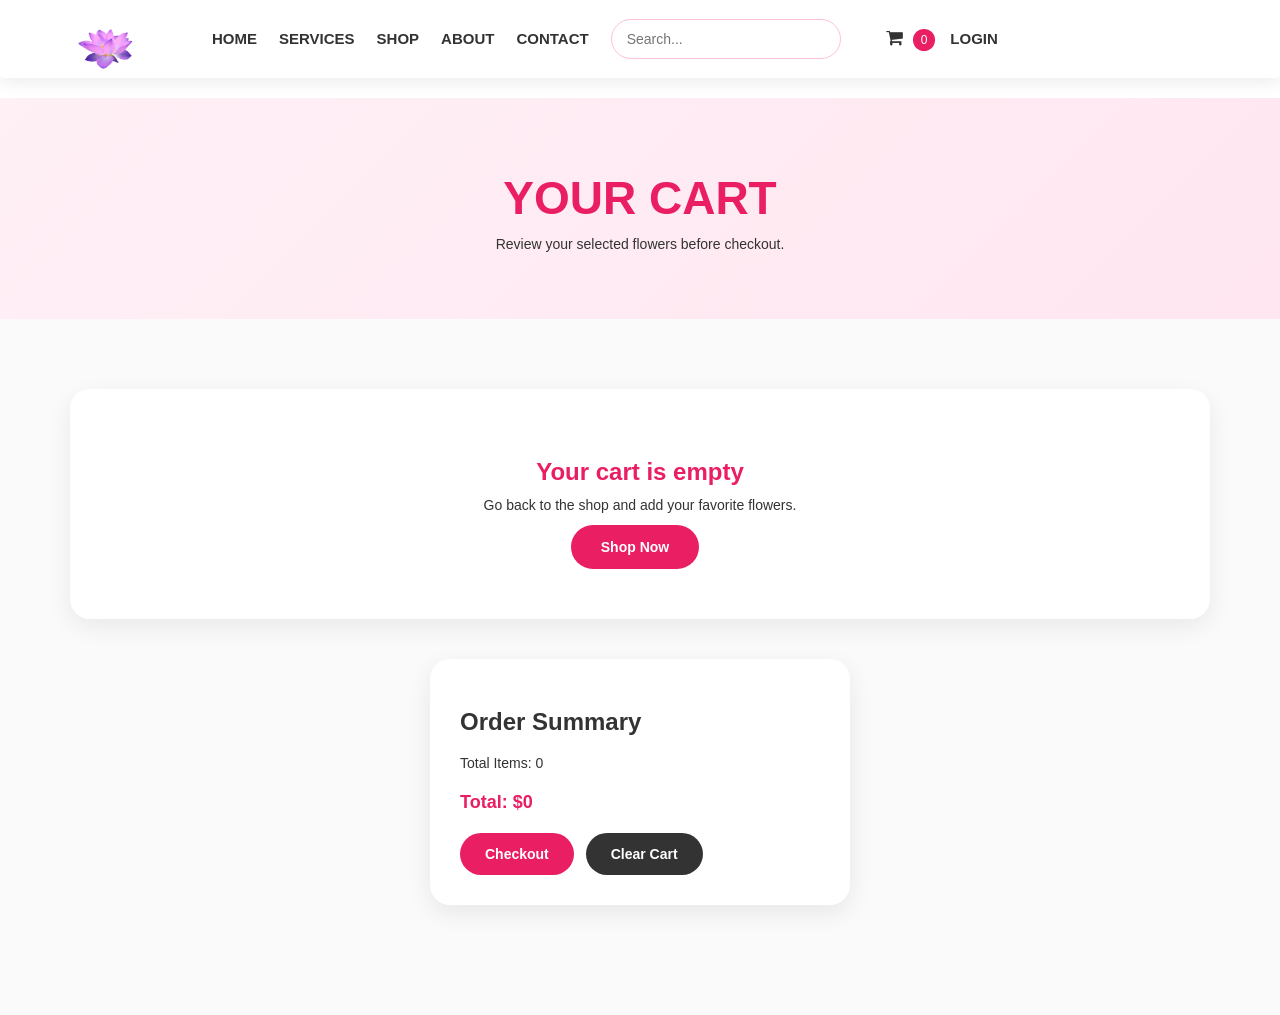
<file: cart.html>
<!DOCTYPE html>
<html lang="en">
<head>
  <meta charset="UTF-8">
  <meta name="viewport" content="width=device-width, initial-scale=1.0">
  <title>Cart | Paris Flowers</title>

  <link rel="stylesheet" href="bootstrap.min.css">
  <link rel="stylesheet" href="https://cdnjs.cloudflare.com/ajax/libs/font-awesome/4.7.0/css/font-awesome.min.css">
  <link href="https://fonts.googleapis.com/css2?family=Poppins:wght@300;400;600;700&display=swap" rel="stylesheet">
  <link rel="stylesheet" href="website_templatecss.css">
</head>

<body>

<nav class="navbar navbar-expand-md navbar-light main-navbar">
  <div class="container nav-container">
    <a class="navbar-brand" href="website_template.html">
      <img src="images/FLOWER0.png" alt="Paris Flowers">
    </a>

    <button class="navbar-toggler" type="button" data-toggle="collapse" data-target="#mainNav">
      <i class="fa fa-bars"></i>
    </button>

    <div class="collapse navbar-collapse" id="mainNav">
      <ul class="navbar-nav nav-menu">
        <li class="nav-item"><a class="nav-link" href="website_template.html">Home</a></li>
        <li class="nav-item"><a class="nav-link" href="website_template.html#services">Services</a></li>
        <li class="nav-item"><a class="nav-link" href="index.html">Shop</a></li>
        <li class="nav-item"><a class="nav-link" href="website_template.html#about">About</a></li>
        <li class="nav-item"><a class="nav-link" href="website_template.html#contact">Contact</a></li>
      </ul>

      <div class="nav-actions">

  <!-- Search -->
  <form class="nav-search" onsubmit="return false;">
    <input type="text" id="searchInput" placeholder="Search...">
  </form>

  <!-- Cart -->
  <a class="cart-button" href="cart.html">
    <i class="fa fa-shopping-cart"></i>
    <span class="my-cart-badge">0</span>
  </a>

  <!-- User (Login / Name) -->
  <div id="userArea"></div>

</div>
    </div>
  </div>
</nav>

<section class="cart-hero">
  <div class="container text-center">
    <h1>Your Cart</h1>
    <p>Review your selected flowers before checkout.</p>
  </div>
</section>

<section class="cart-section">
  <div class="container">
    <div id="cartItems" class="cart-items"></div>

    <div class="cart-summary">
      <h3>Order Summary</h3>
      <p>Total Items: <span id="totalItems">0</span></p>
      <h4>Total: $<span id="totalPrice">0</span></h4>

      <button class="checkout-btn" onclick="checkout()">Checkout</button>
      <button class="clear-cart-btn" onclick="clearCart()">Clear Cart</button>
    </div>
  </div>
</section>

<script src="jquery-2.2.3.min.js"></script>
<script src="bootstrap.min.js"></script>
<script src="script.js"></script>

</body>
</html>
</file>
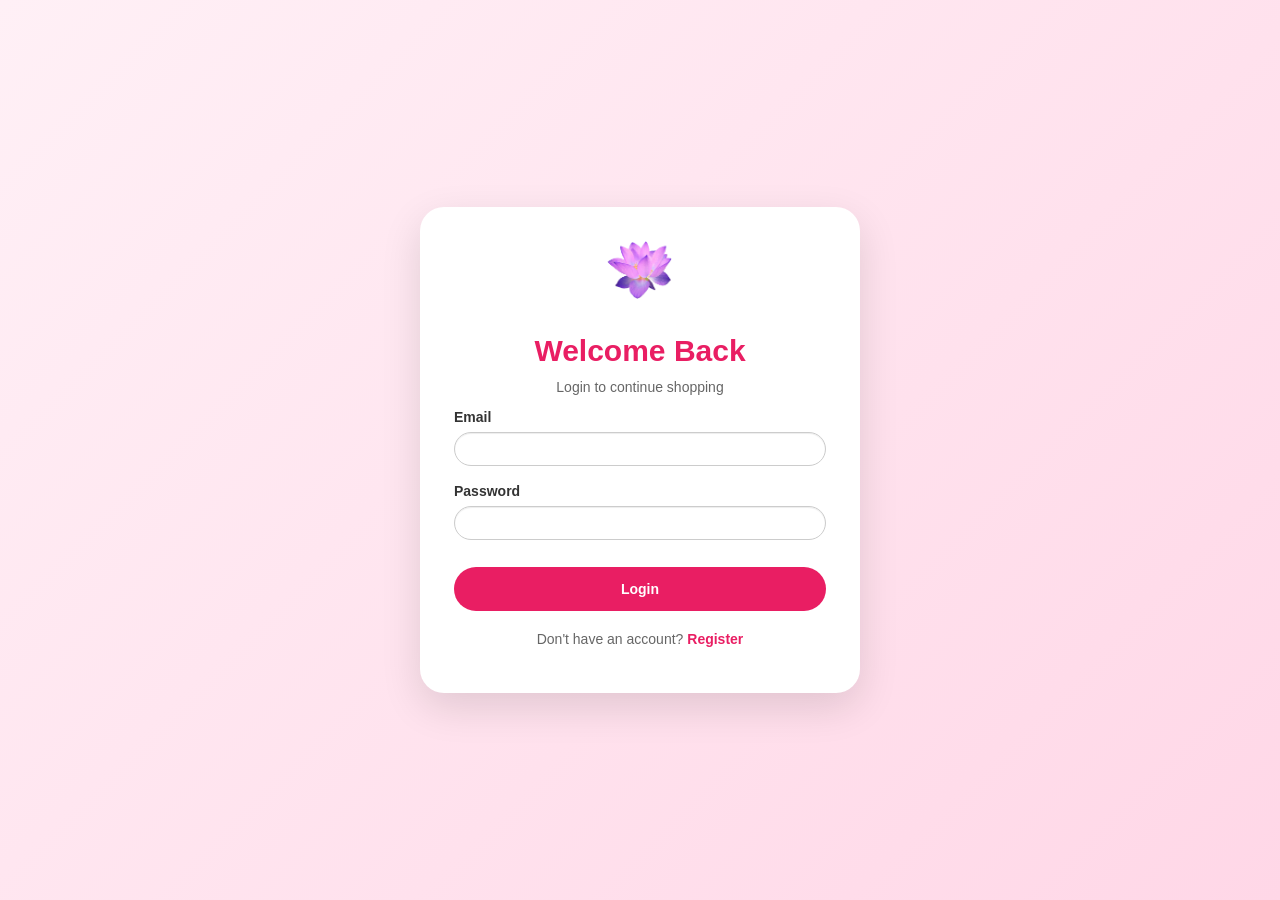
<file: login1a.html>
<!DOCTYPE html>
<html lang="en">
<head>
  <meta charset="UTF-8">
  <title>Login | Paris Flowers</title>
  <meta name="viewport" content="width=device-width, initial-scale=1.0">

  <link rel="stylesheet" href="bootstrap.min.css">
  <link href="https://fonts.googleapis.com/css2?family=Poppins:wght@300;400;600;700&display=swap" rel="stylesheet">
  <link rel="stylesheet" href="website_templatecss.css">
</head>

<body class="auth-body">

<div class="auth-card fade-card">
  <a href="website_template.html">
    <img src="images/FLOWER0.png" class="auth-logo" alt="Logo">
  </a>

  <h2>Welcome Back</h2>
  <p>Login to continue shopping</p>

  <form onsubmit="return loginUser()">
    <div class="form-group text-left">
      <label>Email</label>
      <input type="email" id="loginEmail" class="form-control" required>
    </div>

    <div class="form-group text-left">
      <label>Password</label>
      <input type="password" id="loginPassword" class="form-control" required>
    </div>

    <button class="auth-btn" type="submit">Login</button>
  </form>

  <p class="auth-link">Don't have an account? <a href="registration1a.html">Register</a></p>
</div>

<script src="script.js"></script>
</body>
</html>
</file>
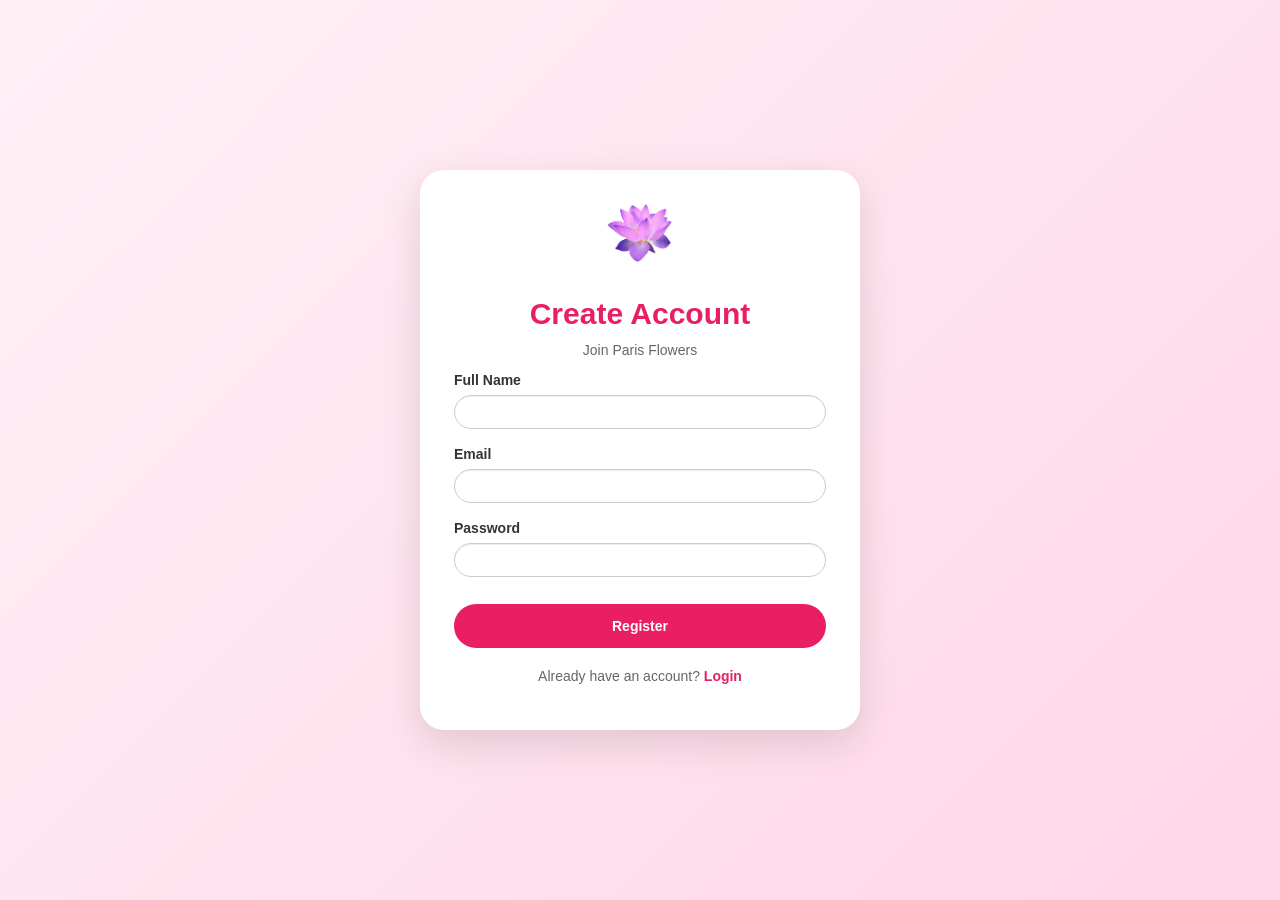
<file: registration1a.html>
<!DOCTYPE html>
<html lang="en">
<head>
  <meta charset="UTF-8">
  <title>Register | Paris Flowers</title>
  <meta name="viewport" content="width=device-width, initial-scale=1.0">

  <link rel="stylesheet" href="bootstrap.min.css">
  <link href="https://fonts.googleapis.com/css2?family=Poppins:wght@300;400;600;700&display=swap" rel="stylesheet">
  <link rel="stylesheet" href="website_templatecss.css">
</head>

<body class="auth-body">

<div class="auth-card fade-card">
  <a href="website_template.html">
    <img src="images/FLOWER0.png" class="auth-logo" alt="Logo">
  </a>

  <h2>Create Account</h2>
  <p>Join Paris Flowers</p>

  <form onsubmit="return registerUser()">
    <div class="form-group text-left">
      <label>Full Name</label>
      <input type="text" id="registerName" class="form-control" required>
    </div>

    <div class="form-group text-left">
      <label>Email</label>
      <input type="email" id="registerEmail" class="form-control" required>
    </div>

    <div class="form-group text-left">
      <label>Password</label>
      <input type="password" id="registerPassword" class="form-control" required>
    </div>

    <button class="auth-btn" type="submit">Register</button>
  </form>

  <p class="auth-link">Already have an account? <a href="login1a.html">Login</a></p>
</div>

<script src="script.js"></script>
</body>
</html>
</file>
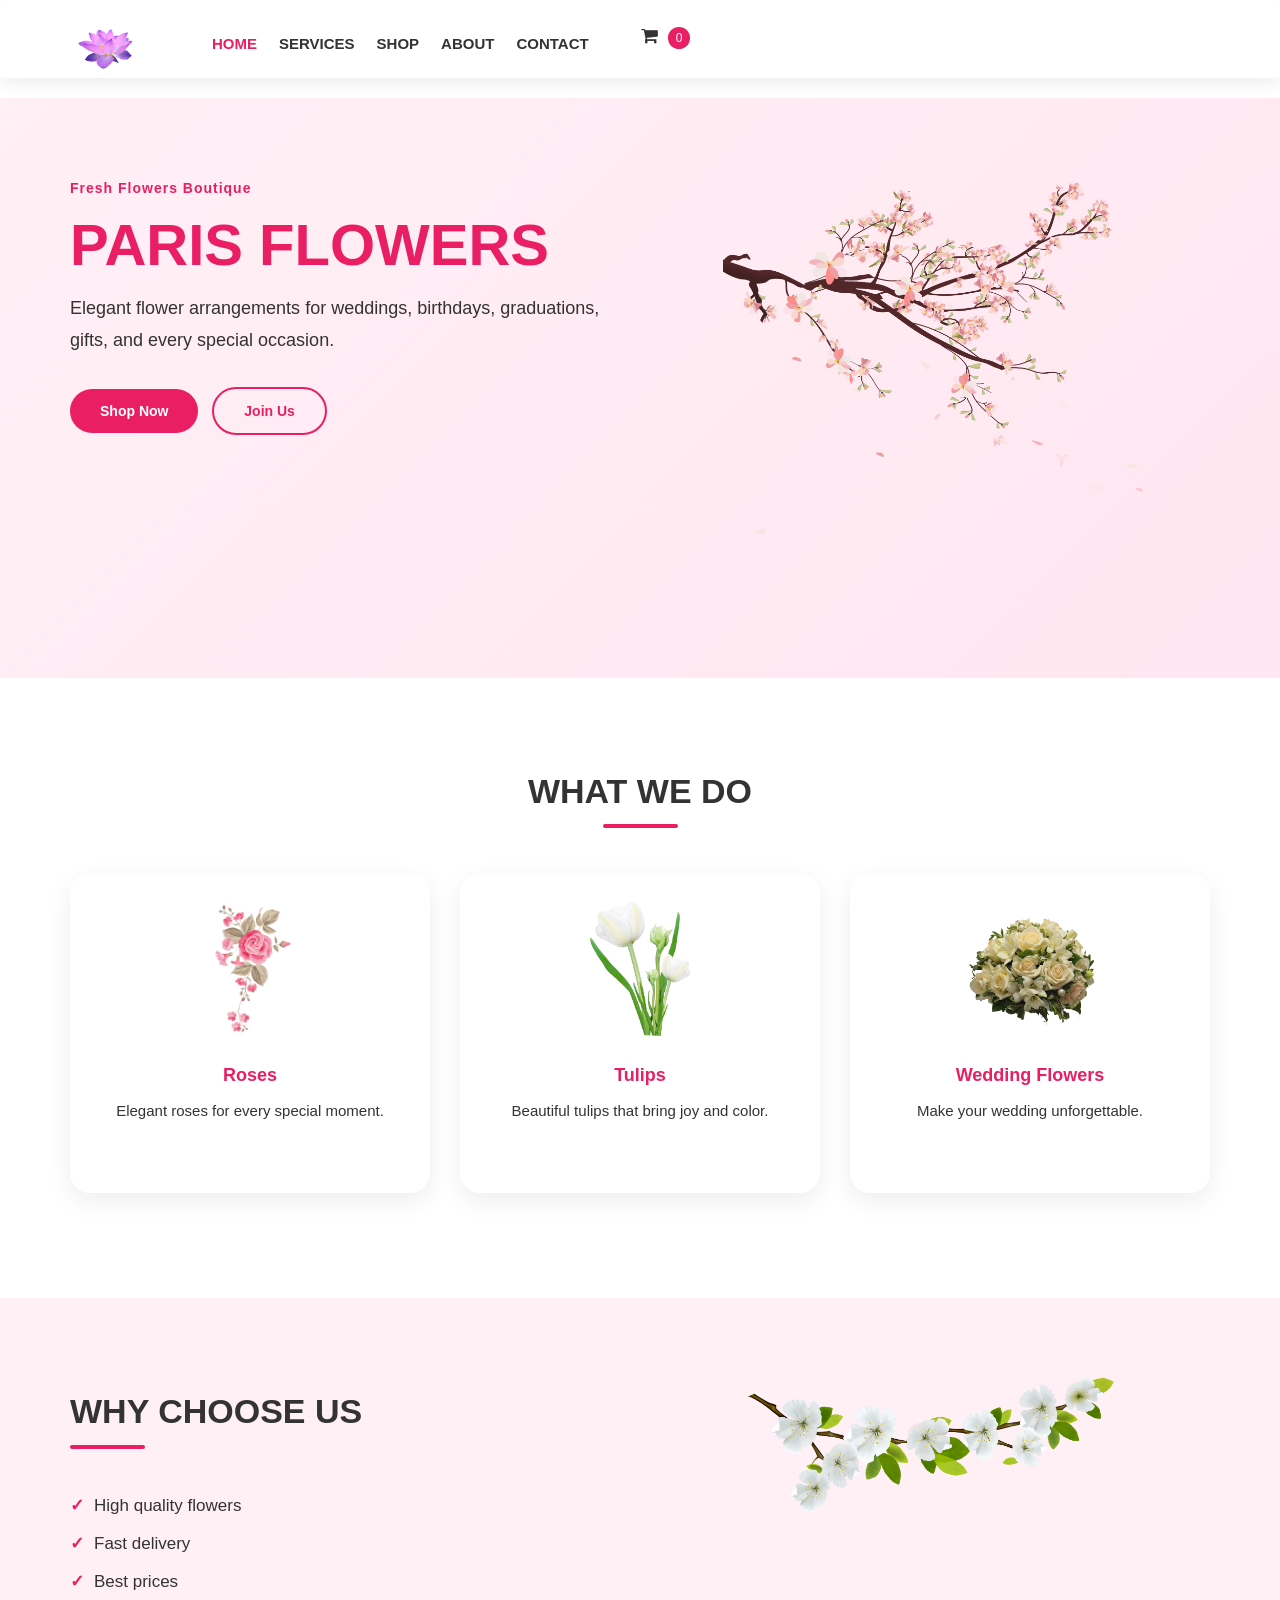
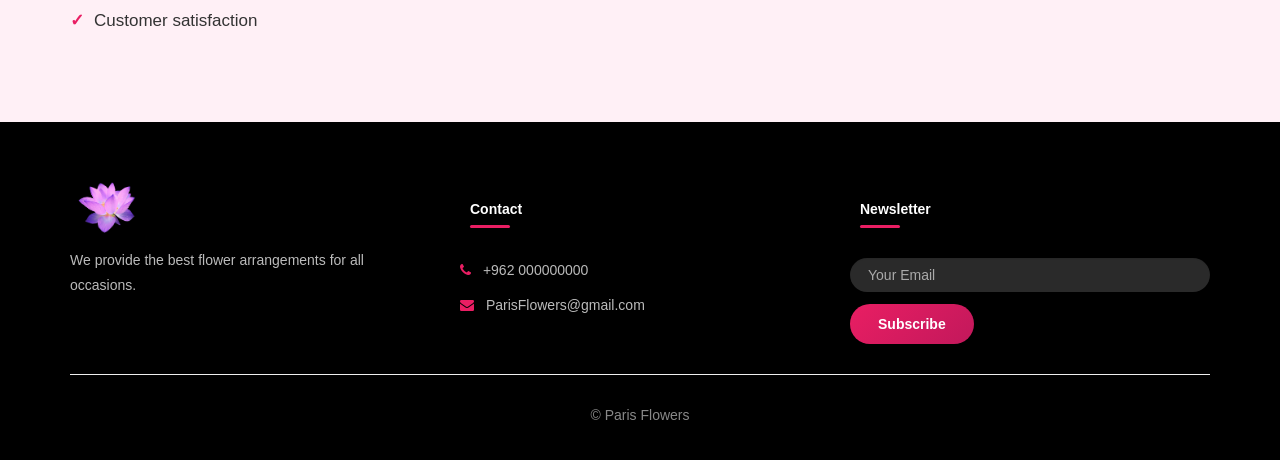
<file: website_template.html>
<!DOCTYPE html>
<html lang="en">
<head>
<meta charset="UTF-8">
<meta name="viewport" content="width=device-width, initial-scale=1.0">
<title>Paris Flowers</title>

<link rel="stylesheet" href="bootstrap.min.css">
<link rel="stylesheet" href="https://cdnjs.cloudflare.com/ajax/libs/font-awesome/4.7.0/css/font-awesome.min.css">
<link href="https://fonts.googleapis.com/css2?family=Poppins:wght@300;400;600;700&display=swap" rel="stylesheet">

<link rel="stylesheet" href="website_templatecss.css">
</head>

<body>

<!-- NAVBAR -->

<nav class="navbar navbar-expand-md navbar-light main-navbar">
  <div class="container nav-container">

    <a class="navbar-brand" href="#">
      <img src="images/FLOWER0.png">
    </a>

    <div class="collapse navbar-collapse" id="mainNav">

      <ul class="navbar-nav nav-menu">
        <li class="nav-item"><a class="nav-link active" href="#">Home</a></li>
        <li class="nav-item"><a class="nav-link" href="#services">Services</a></li>
        <li class="nav-item"><a class="nav-link" href="index.html">Shop</a></li>
        <li class="nav-item"><a class="nav-link" href="#about">About</a></li>
        <li class="nav-item"><a class="nav-link" href="#contact">Contact</a></li>
      </ul>

      
        </form>

        <a class="cart-button" href="cart.html">
  <i class="fa fa-shopping-cart"></i>
  <span class="my-cart-badge">0</span>
</a>
      </div>

    </div>
  </div>
</nav>

<!-- HERO -->

<section class="hero-section">
  <div class="container">
    <div class="row align-items-center">

      <div class="col-md-6 hero-text">
        <span>Fresh Flowers Boutique</span>
        <h1>PARIS FLOWERS</h1>
        <p>
          Elegant flower arrangements for weddings, birthdays,
          graduations, gifts, and every special occasion.
        </p>

        <a href="index.html" class="btn-main">Shop Now</a>
        <a href="registration1a.html" class="btn-outline-pink">Join Us</a>
      </div>

      <div class="col-md-6 text-center">
        <img src="images/flower.png" class="hero-img">
      </div>

    </div>
  </div>
</section>

<!-- SERVICES -->

<section id="services" class="section-padding">
  <div class="container">
    <h2 class="section-title">What We Do</h2>

    <div class="row">

      <div class="col-md-4">
        <div class="service-card text-center">
          <img src="images/rose.png">
          <h4>Roses</h4>
          <p>Elegant roses for every special moment.</p>
        </div>
      </div>

      <div class="col-md-4">
        <div class="service-card text-center">
          <img src="images/rose2.png">
          <h4>Tulips</h4>
          <p>Beautiful tulips that bring joy and color.</p>
        </div>
      </div>

      <div class="col-md-4">
        <div class="service-card text-center">
          <img src="images/rose3.png">
          <h4>Wedding Flowers</h4>
          <p>Make your wedding unforgettable.</p>
        </div>
      </div>

    </div>
  </div>
</section>

<!-- ABOUT -->

<section id="about" class="about-section section-padding">
  <div class="container">
    <div class="row align-items-center">

      <div class="col-md-6">
        <h2 class="section-title text-left-title">Why Choose Us</h2>
        <ul class="about-list">
          <li>High quality flowers</li>
          <li>Fast delivery</li>
          <li>Best prices</li>
          <li>Customer satisfaction</li>
        </ul>
      </div>

      <div class="col-md-6 text-center">
        <img src="images/rose4.png" class="about-img">
      </div>

    </div>
  </div>
</section>

<!-- FOOTER -->

<footer id="contact" class="footer-section">
  <div class="container">

    <div class="row">

      <div class="col-md-4 footer-box">
        <img src="images/FLOWER0.png">
        <p>We provide the best flower arrangements for all occasions.</p>
      </div>

      <div class="col-md-4 footer-box">
        <h5>Contact</h5>
        <p><i class="fa fa-phone"></i> +962 000000000</p>
        <p><i class="fa fa-envelope"></i> ParisFlowers@gmail.com</p>
      </div>

      <div class="col-md-4 footer-box">
        <h5>Newsletter</h5>
        <input type="email" class="form-control" placeholder="Your Email">
        <button class="subscribe-btn">Subscribe</button>
      </div>

    </div>

    <hr>
    <p class="copyright">&copy; Paris Flowers</p>

  </div>
</footer>

<script src="jquery-2.2.3.min.js"></script>
<script src="bootstrap.min.js"></script>
<script src="script.js"></script>

</body>
</html>
</file>
<file: website_templatecss.css>
* {
  margin: 0;
  padding: 0;
  box-sizing: border-box;
}

html {
  scroll-behavior: smooth;
}

body {
  font-family: 'Poppins', sans-serif;
  color: #333;
  background: #fff;
}

:root {
  --pink: #e91e63;
  --dark-pink: #c2185b;
  --light-pink: #fff0f6;
  --purple: #8e24aa;
  --white: #ffffff;
  --dark: #333333;
}

/* ================= NAVBAR ================= */

.main-navbar {
  background: #fff !important;
  min-height: 76px;
  box-shadow: 0 4px 18px rgba(0,0,0,0.08);
  position: sticky;
  top: 0;
  z-index: 999;
}

.nav-container {
  min-height: 76px;
  display: flex;
  align-items: center;
}

.navbar-brand img {
  width: 72px;
  height: 40px;
  margin-top: 0;
}

.nav-menu {
    margin-top: 10px;
  margin-left: 40px;
}

.main-navbar ul,
.main-navbar li {
  list-style: none !important;
}

.main-navbar .nav-link {
  color: #333 !important;
  font-size: 15px;
  font-weight: 700;
  text-transform: uppercase;
  margin-right: 22px;
}

.main-navbar .nav-link:hover,
.main-navbar .nav-link.active {
  color: #e91e63 !important;
}

.nav-actions {
  margin-left: auto;
  display: flex;
  align-items: center;
  gap: 15px;
}

.nav-search {
  margin: 0;
}

.nav-search input {
  width: 230px;
  height: 40px;
  border: 1px solid #ffc1d6;
  border-radius: 30px;
  padding: 0 15px;
  outline: none;
}

.cart-button {
    margin-left: 30px;
  color: #333;
  font-size: 18px;
  text-decoration: none !important;
}

.my-cart-badge {
  background: #e91e63;
  color: #fff;
  padding: 4px 8px;
  border-radius: 50%;
  font-size: 12px;
  margin-left: 5px;
}

.navbar-toggler {
  
  border: none;
  outline: none !important;
}

.navbar-toggler .fa {
    
  color: #e91e63;
  font-size: 28px;
}

@media screen and (max-width: 991px) {
  .nav-container {
    padding: 0 18px;
  }

  .nav-menu {
    margin-left: 0;
  }

  .nav-actions {
    display: block;
    margin-left: 0;
    width: 100%;
  }

  .nav-search input {
    width: 100%;
    margin: 15px 0;
  }
}

/* ================= HERO ================= */

.hero-section {
  background: linear-gradient(135deg, #fff0f6, #ffe6f0);
  padding: 70px 0;
}

.hero-text span {
  color: var(--pink);
  font-weight: 700;
  letter-spacing: 1px;
}

.hero-text h1 {
  color: var(--pink);
  font-size: 58px;
  font-weight: 700;
  margin: 15px 0;
  text-transform: uppercase;
}

.hero-text p {
  font-size: 18px;
  line-height: 1.8;
  max-width: 620px;
  margin-bottom: 30px;
}

.hero-img {
  max-width: 420px;
  width: 100%;
  height: auto;
}

/* ================= BUTTONS ================= */

.btn-main,
.btn-outline-pink {
  display: inline-block;
  padding: 12px 30px;
  border-radius: 30px;
  font-weight: 700;
  text-decoration: none;
  transition: 0.3s;
  margin-right: 10px;
}

.btn-main {
  background: var(--pink);
  color: #fff;
}

.btn-main:hover {
  background: var(--dark-pink);
  color: #fff;
  text-decoration: none;
  transform: translateY(-3px);
}

.btn-outline-pink {
  color: var(--pink);
  border: 2px solid var(--pink);
}

.btn-outline-pink:hover {
  background: var(--pink);
  color: #fff;
  text-decoration: none;
}

/* ================= GENERAL SECTIONS ================= */

.section-padding {
  padding: 75px 0;
}

.section-title {
  font-size: 34px;
  font-weight: 700;
  color: var(--dark);
  text-transform: uppercase;
  margin-bottom: 45px;
  text-align: center;
}

.section-title::after {
  content: "";
  width: 75px;
  height: 4px;
  background: var(--pink);
  display: block;
  margin: 14px auto 0;
  border-radius: 10px;
}

.text-left-title {
  text-align: left;
}

.text-left-title::after {
  margin-left: 0;
}

/* ================= SERVICES ================= */

.service-card {
  background: #fff;
  padding: 28px 20px;
  border-radius: 20px;
  min-height: 320px;
  margin-bottom: 30px;
  box-shadow: 0 8px 24px rgba(0, 0, 0, 0.07);
  transition: 0.3s;
}

.service-card:hover {
  transform: translateY(-8px);
  box-shadow: 0 16px 35px rgba(233, 30, 99, 0.15);
}

.service-card img {
  width: 135px;
  height: 135px;
  object-fit: contain;
  margin-bottom: 20px;
}

.service-card h4 {
  color: var(--pink);
  font-weight: 700;
  margin-bottom: 12px;
}

.service-card p {
  font-size: 15px;
  line-height: 1.7;
}

/* ================= ABOUT ================= */

.about-section {
  background: var(--light-pink);
}

.about-list {
  list-style: none;
}

.about-list li {
  font-size: 17px;
  margin-bottom: 14px;
  font-weight: 500;
}

.about-list li::before {
  content: "✓";
  color: var(--pink);
  font-weight: 700;
  margin-right: 10px;
}

.about-img {
  max-width: 380px;
  width: 100%;
}

/* ================= TESTIMONIALS ================= */

.testimonial-card {
  background: #fff;
  padding: 25px;
  border-left: 5px solid var(--pink);
  border-radius: 18px;
  margin: 15px 0;
  box-shadow: 0 8px 24px rgba(0, 0, 0, 0.07);
}

.testimonial-card img {
  width: 75px;
  height: 75px;
  border-radius: 50%;
  object-fit: cover;
  margin: 15px 0;
}

.testimonial-card h5 {
  color: var(--pink);
  font-weight: 700;
  margin-bottom: 0;
}

/* ================= FOOTER ================= */

.footer-section {
  background: #000000;
  color: #ddd;
  padding: 60px 0 25px;
}

/* Titles */
.footer-box h5 {
  color: #fff;
  font-weight: 700;
  margin-bottom: 20px;
  position: relative;
}

/* خط تحت العنوان */
.footer-box h5::after {
  content: "";
  width: 40px;
  height: 3px;
  background: #e91e63;
  display: block;
  margin-top: 8px;
  border-radius: 10px;
}

/* Text */
.footer-box p {
  color: #bbb;
  line-height: 1.8;
  font-size: 14px;
}

/* Logo */
.footer-box img {
  width: 75px;
  margin-bottom: 15px;
}

/* Input */
.footer-box .form-control {
  border-radius: 30px;
  padding: 12px 18px;
  border: none;
  background: #2a2a2a;
  color: #fff;
}

.footer-box .form-control::placeholder {
  color: #aaa;
}

/* Button */
.subscribe-btn {
  background: linear-gradient(135deg, #e91e63, #c2185b);
  color: #fff;
  border: none;
  border-radius: 30px;
  padding: 10px 28px;
  margin-top: 12px;
  font-weight: 600;
  transition: 0.3s;
}

.subscribe-btn:hover {
  transform: translateY(-2px);
  box-shadow: 0 6px 18px rgba(233, 30, 99, 0.4);
}

/* Icons */
.footer-box i {
  margin-right: 8px;
  color: #e91e63;
}

/* Divider */
.footer-section hr {
  background: #444;
  margin: 30px 0;
}

/* Copyright */
.copyright {
  text-align: center;
  color: #888;
  font-size: 14px;
}

/* Hover effect links (لو ضفتي روابط) */
.footer-box a {
  color: #bbb;
  text-decoration: none;
  transition: 0.3s;
}

.footer-box a:hover {
  color: #e91e63;
}

/* ================= SHOP PAGE ================= */

.shop-hero {
  background: linear-gradient(135deg, #fff0f6, #ffe6f0);
  padding: 55px 0;
}

.shop-hero h1 {
  color: var(--pink);
  font-size: 46px;
  font-weight: 700;
  text-transform: uppercase;
}

.shop-hero p {
  font-size: 18px;
}

.product-card {
  background: #fff;
  border-radius: 22px;
  padding: 25px;
  min-height: 435px;
  margin-bottom: 35px;
  text-align: center;
  box-shadow: 0 8px 24px rgba(0, 0, 0, 0.07);
  transition: 0.3s;
}

.product-card:hover {
  transform: translateY(-8px);
  box-shadow: 0 16px 35px rgba(233, 30, 99, 0.15);
}

.product-card img {
  width: 100%;
  height: 210px;
  object-fit: contain;
  margin-bottom: 18px;
}

.product-card h4 {
  font-weight: 700;
  color: #333;
}

.product-card p {
  min-height: 48px;
  font-size: 15px;
}

.product-card h5 {
  color: var(--pink);
  font-size: 24px;
  font-weight: 700;
  margin: 15px 0;
}

.btn-buy {
  background: var(--pink);
  color: #fff;
  border: none;
  border-radius: 30px;
  padding: 10px 26px;
  font-weight: 700;
  cursor: pointer;
  transition: 0.3s;
}

.btn-buy:hover {
  background: var(--dark-pink);
  transform: translateY(-2px);
}

/* ================= CART MODAL ================= */

.modal-title {
  color: var(--pink);
  font-weight: 700;
}

.my-cart-icon-affix {
  position: fixed;
  z-index: 999;
}

/* ================= AUTH PAGES ================= */

.auth-body {
  min-height: 100vh;
  background: linear-gradient(135deg, #fff0f6, #ffd7e7);
  display: flex;
  align-items: center;
  justify-content: center;
  padding: 30px 15px;
}

.auth-card {
  background: #fff;
  max-width: 440px;
  width: 100%;
  padding: 34px;
  border-radius: 24px;
  text-align: center;
  box-shadow: 0 14px 40px rgba(0, 0, 0, 0.12);
}

.auth-logo {
  width: 85px;
  margin-bottom: 15px;
}

.auth-card h2 {
  color: var(--pink);
  font-weight: 700;
}

.auth-card p {
  color: #666;
}

.auth-card label {
  font-weight: 600;
}

.auth-card .form-control {
  border-radius: 30px;
  padding: 11px 16px;
}

.auth-btn {
  width: 100%;
  background: var(--pink);
  color: #fff;
  border: none;
  border-radius: 30px;
  padding: 12px;
  font-weight: 700;
  margin-top: 12px;
  cursor: pointer;
}

.auth-btn:hover {
  background: var(--dark-pink);
}

.auth-link {
  margin-top: 18px;
}

.auth-link a {
  color: var(--pink);
  font-weight: 700;
}

/* ================= RESPONSIVE ================= */

@media screen and (max-width: 991px) {
  .main-navbar {
    height: auto;
  }

  .nav-container {
    min-height: 76px;
    padding: 0 18px;
  }

  .main-navbar .navbar-brand {
    margin-right: auto;
  }

  .main-navbar .navbar-collapse {
    background: #fff;
    padding: 18px 0;
  }

  .nav-menu {
    margin-left: 0;
    width: 100%;
  }

  .main-navbar .nav-link {
    height: auto;
    margin-right: 0;
    padding: 10px 0 !important;
  }

  .nav-actions {
    margin-left: 0;
    display: block;
    width: 100%;
    margin-top: 10px;
  }

  .nav-search input,
  .search-form input {
    width: 100%;
    margin: 12px 0;
  }

  .cart-button,
  .my-cart-icon {
    margin-top: 10px;
  }
}

@media screen and (max-width: 767px) {
  .hero-section {
    text-align: center;
    padding: 55px 0;
  }

  .hero-text h1 {
    font-size: 40px;
  }

  .hero-text p {
    font-size: 16px;
  }

  .section-title {
    font-size: 28px;
  }

  .text-left-title {
    text-align: center;
  }

  .text-left-title::after {
    margin: 14px auto 0;
  }

  .btn-main,
  .btn-outline-pink {
    margin: 6px;
  }
}

@media screen and (max-width: 575px) {
  .main-navbar .navbar-brand img {
    width: 65px;
    height: 50px;
  }

  .nav-container {
    min-height: 70px;
  }
}
@media screen and (min-width: 768px) {
  .main-navbar .navbar-toggler {
    display: none !important;
  }
}

.hero-section {
  background: linear-gradient(135deg, #fff0f6, #ffe6f0);
  padding: 80px 0;
}

.hero-text h1 {
  color: #e91e63;
  font-size: 58px;
  font-weight: 700;
}

.hero-text p {
  font-size: 18px;
}
/* ================= CART PAGE ================= */

.cart-hero {
  background: linear-gradient(135deg, #fff0f6, #ffe6f0);
  padding: 55px 0;
}

.cart-hero h1 {
  color: var(--pink);
  font-size: 46px;
  font-weight: 700;
  text-transform: uppercase;
}

.cart-section {
  padding: 70px 0;
  background: #fafafa;
}

.cart-items {
  margin-bottom: 30px;
}

.cart-item {
  background: #fff;
  border-radius: 18px;
  padding: 20px;
  margin-bottom: 18px;
  display: grid;
  grid-template-columns: 90px 1fr 140px 100px 50px;
  align-items: center;
  gap: 20px;
  box-shadow: 0 8px 24px rgba(0, 0, 0, 0.07);
}

.cart-item img {
  width: 85px;
  height: 85px;
  object-fit: contain;
}

.cart-info h4 {
  font-weight: 700;
  margin-bottom: 5px;
}

.cart-info p {
  color: var(--pink);
  font-weight: 700;
  margin: 0;
}

.quantity-controls {
  display: flex;
  align-items: center;
  justify-content: center;
  gap: 9px;
}

.quantity-controls button {
  width: 32px;
  height: 32px;
  border: none;
  border-radius: 50%;
  background: var(--pink);
  color: #fff;
  font-weight: 700;
  cursor: pointer;
}

.quantity-controls span {
  font-weight: 700;
}

.cart-item h5 {
  color: var(--pink);
  font-weight: 700;
  margin: 0;
}

.remove-btn {
  border: none;
  background: #fff0f6;
  color: var(--pink);
  width: 38px;
  height: 38px;
  border-radius: 50%;
  cursor: pointer;
}

.remove-btn:hover {
  background: var(--pink);
  color: #fff;
}

.cart-summary {
  background: #fff;
  border-radius: 20px;
  padding: 30px;
  max-width: 420px;
  margin-left: auto;
  box-shadow: 0 8px 24px rgba(0, 0, 0, 0.08);
}

.cart-summary h3 {
  font-weight: 700;
  margin-bottom: 18px;
}

.cart-summary h4 {
  color: var(--pink);
  font-weight: 700;
  margin: 20px 0;
}

.checkout-btn,
.clear-cart-btn {
  border: none;
  border-radius: 30px;
  padding: 11px 25px;
  font-weight: 700;
  cursor: pointer;
  margin-right: 8px;
}

.checkout-btn {
  background: var(--pink);
  color: #fff;
}

.clear-cart-btn {
  background: #333;
  color: #fff;
}

.empty-cart {
  background: #fff;
  text-align: center;
  border-radius: 20px;
  padding: 50px;
  box-shadow: 0 8px 24px rgba(0, 0, 0, 0.07);
}

.empty-cart h3 {
  color: var(--pink);
  font-weight: 700;
}

@media screen and (max-width: 767px) {
  .cart-item {
    grid-template-columns: 1fr;
    text-align: center;
  }

  .cart-item img {
    margin: auto;
  }

  .cart-summary {
    margin: 0;
    max-width: 100%;
  }
}
.product-card {
  transition: 0.3s;
}

.product-card:hover {
  transform: translateY(-8px) scale(1.02);
}
.toast-msg {
  position: fixed;
  bottom: 20px;
  right: 20px;
  background: #333;
  color: #fff;
  padding: 12px 20px;
  border-radius: 30px;
  opacity: 0;
  transform: translateY(20px);
  transition: 0.3s;
}

.toast-msg.show {
  opacity: 1;
  transform: translateY(0);
}
/* Filters */

.filters {
  margin-bottom: 35px;
}

.filter-btn {
  border: none;
  background: #fff0f6;
  color: var(--pink);
  padding: 10px 24px;
  border-radius: 30px;
  margin: 6px;
  font-weight: 700;
  cursor: pointer;
  transition: 0.3s;
}

.filter-btn:hover,
.filter-btn.active {
  background: var(--pink);
  color: #fff;
}

/* Product improvements */

.product-card {
  position: relative;
  overflow: hidden;
}

.product-card:hover {
  transform: translateY(-8px) scale(1.02);
}

.product-badge {
  position: absolute;
  top: 18px;
  left: 18px;
  background: #222;
  color: #fff;
  padding: 6px 14px;
  border-radius: 30px;
  font-size: 12px;
  font-weight: 700;
}

.details-link {
  display: inline-block;
  color: var(--pink);
  font-weight: 700;
  margin-right: 12px;
  text-decoration: none;
}

.details-link:hover {
  color: var(--dark-pink);
  text-decoration: none;
}

.no-results {
  display: none;
  text-align: center;
  font-weight: 700;
  color: #999;
  margin-top: 25px;
}

/* Product Details */

.product-details-section {
  padding: 80px 0;
  background: #fafafa;
}

.product-detail-img {
  max-width: 430px;
  width: 100%;
  background: #fff;
  padding: 30px;
  border-radius: 25px;
  box-shadow: 0 8px 24px rgba(0, 0, 0, 0.08);
}

.detail-category {
  color: var(--pink);
  font-weight: 700;
  text-transform: uppercase;
}

.product-details-section h1 {
  color: var(--pink);
  font-size: 44px;
  font-weight: 700;
  margin: 15px 0;
}

.product-details-section p {
  font-size: 18px;
  line-height: 1.8;
}

.product-details-section h3 {
  color: var(--pink);
  font-weight: 700;
  margin: 20px 0;
}

/* Toast */

.toast-msg {
  position: fixed;
  bottom: 25px;
  right: 25px;
  background: #222;
  color: #fff;
  padding: 13px 22px;
  border-radius: 30px;
  opacity: 0;
  transform: translateY(20px);
  transition: 0.3s;
  z-index: 9999;
  font-weight: 600;
}

.toast-msg.show {
  opacity: 1;
  transform: translateY(0);
}

/* User login UI */

.user-name {
  font-weight: 700;
  color: var(--pink);
  margin-right: 8px;
}

.logout-btn {
  border: none;
  background: #222;
  color: #fff;
  border-radius: 30px;
  padding: 7px 15px;
  font-weight: 600;
  cursor: pointer;
}

/* Animations */

.fade-card {
  animation: fadeUp 0.7s ease both;
}

@keyframes fadeUp {
  from {
    opacity: 0;
    transform: translateY(25px);
  }

  to {
    opacity: 1;
    transform: translateY(0);
  }
}
.cart-summary {
  margin: 40px auto;   /* يخليه بالنص */
  float: none;         /* يلغي اليمين */
}
</file>
